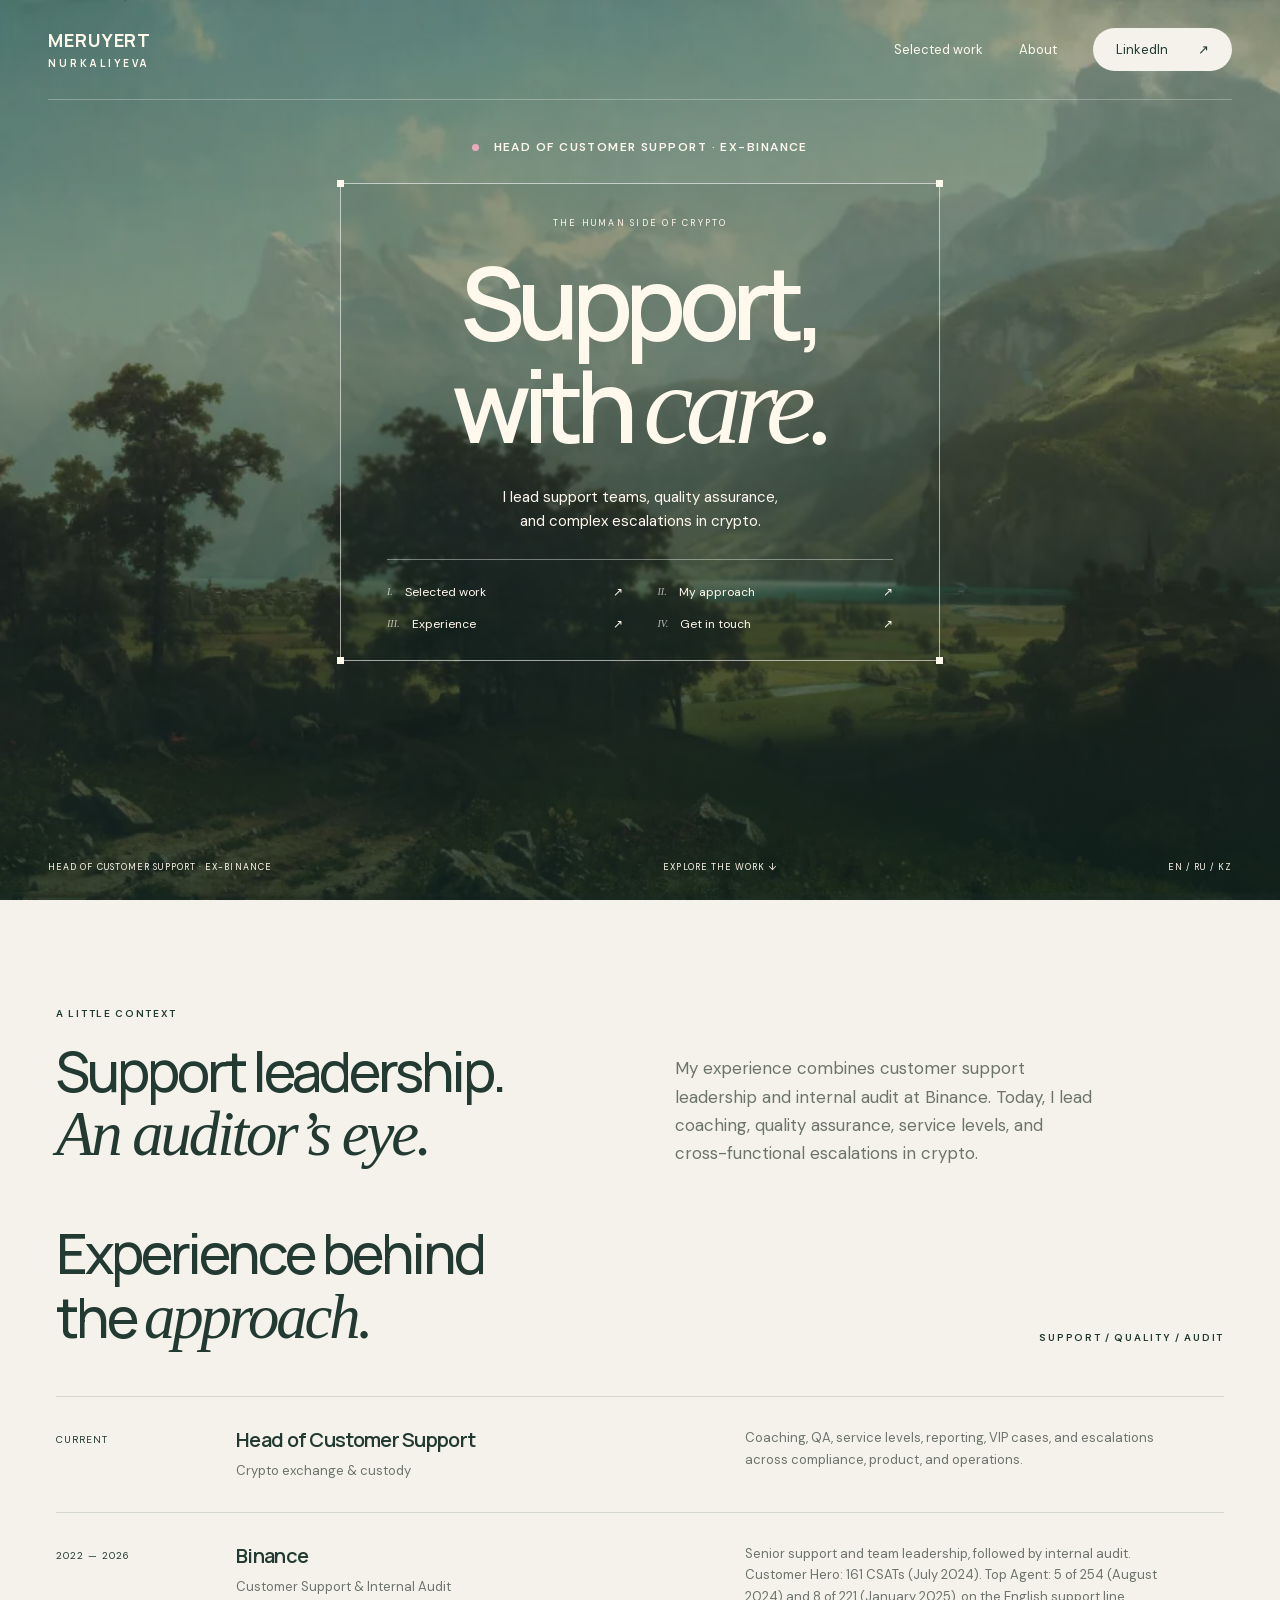
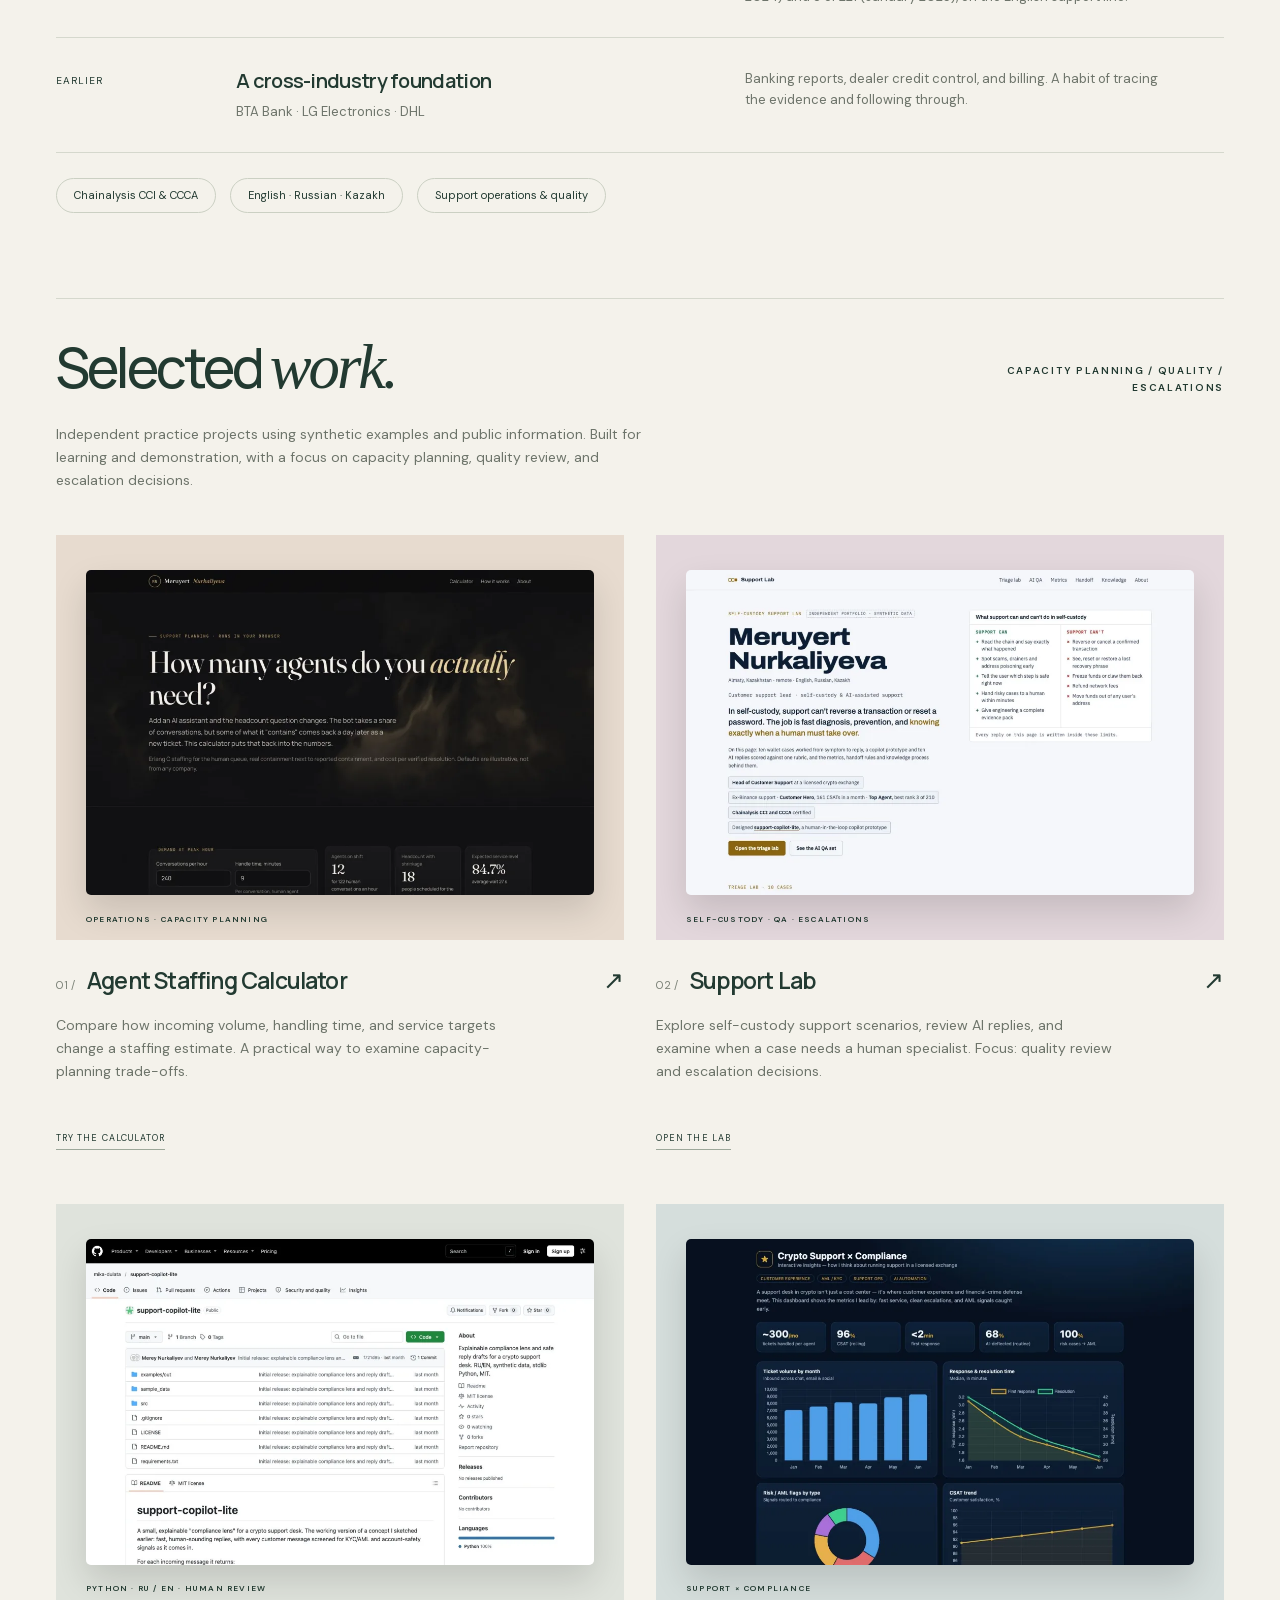
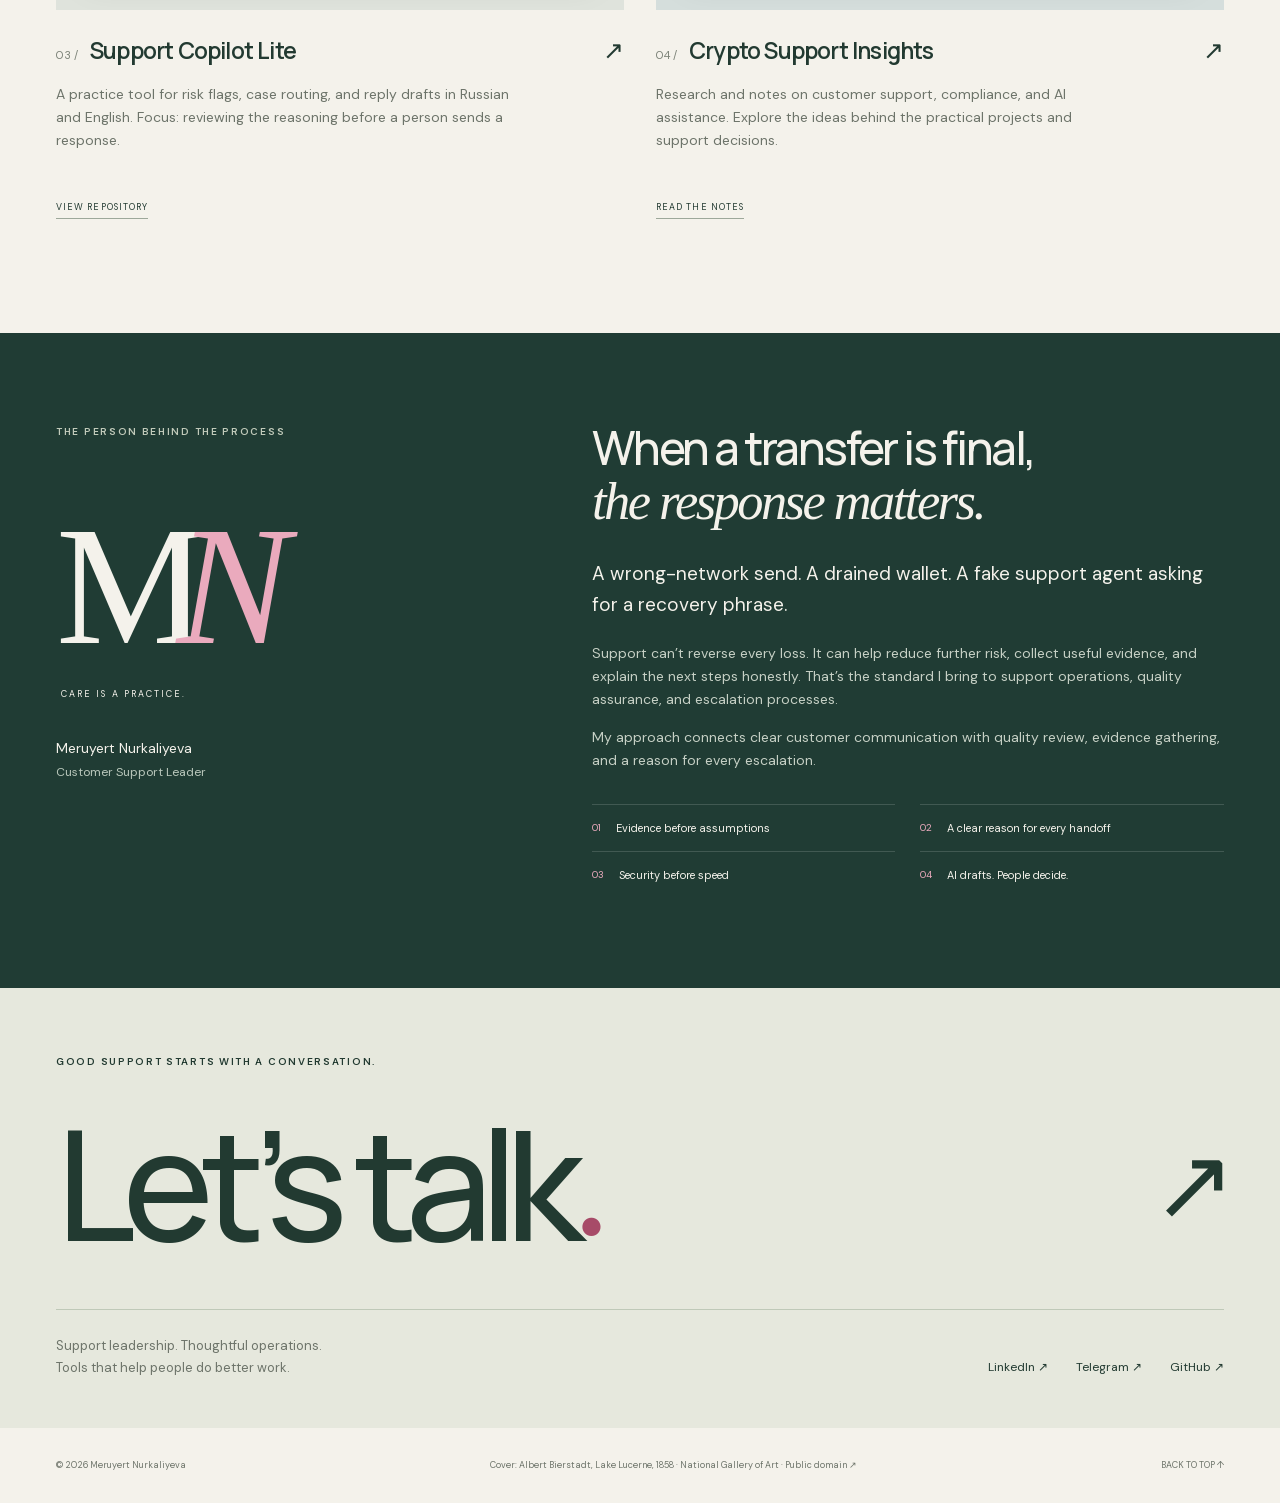
<file: index.html>
<!doctype html>
<html lang="en"><head><meta charset="utf-8"><meta name="viewport" content="width=device-width,initial-scale=1"><meta name="description" content="Meruyert Nurkaliyeva — customer support leadership in crypto. Support operations, quality, security escalations and practical tools."><meta name="theme-color" content="#203c34"><title>Meruyert Nurkaliyeva — Support, with care.</title><link rel="preload" href="assets/fonts/manrope-latin.woff2" as="font" type="font/woff2" crossorigin><link rel="preload" href="assets/fonts/dm-sans-latin.woff2" as="font" type="font/woff2" crossorigin><link rel="stylesheet" href="style.css"></head>
<body><a class="skip" href="#work">Skip to selected work</a>
<header class="hero" id="top"><picture><source media="(max-width: 600px)" srcset="assets/lake-lucerne-mobile.webp"><img class="landscape" width="1920" height="1147" src="assets/lake-lucerne.webp" alt="Lake Lucerne and the Swiss Alps, painted by Albert Bierstadt in 1858" fetchpriority="high"></picture><div class="veil"></div>
<nav class="topbar"><a class="wordmark" href="#top">MERUYERT<span>NURKALIYEVA</span></a><div class="navlinks"><a href="#work">Selected work</a><a href="#about">About</a><a class="pill" href="https://www.linkedin.com/in/meruyert-nurkaliyeva" target="_blank" rel="noopener">LinkedIn <span>↗</span></a></div></nav>
<div class="hero-content"><div class="eyebrow"><span class="dot"></span> HEAD OF CUSTOMER SUPPORT · <span class="keep-together">EX-BINANCE</span></div><div class="title-frame"><span class="corner c1"></span><span class="corner c2"></span><span class="corner c3"></span><span class="corner c4"></span><p class="edition">THE HUMAN SIDE OF CRYPTO</p><h1>Support,<br>with <em>care.</em></h1><p class="hero-copy">I lead support teams, quality assurance,<br>and complex escalations in crypto.</p><div class="contents"><a href="#work"><small>I.</small> Selected work <span>↗</span></a><a href="#about"><small>II.</small> My approach <span>↗</span></a><a href="#experience"><small>III.</small> Experience <span>↗</span></a><a href="#contact"><small>IV.</small> Get in touch <span>↗</span></a></div></div></div>
<div class="hero-footer"><span>HEAD OF CUSTOMER SUPPORT · EX-BINANCE</span><a href="#work">EXPLORE THE WORK ↓</a><span>EN / RU / KZ</span></div></header>
<main><section class="intro wrap"><p class="eyebrow">A LITTLE CONTEXT</p><h2>Support leadership.<br><em>An auditor’s eye.</em></h2><p>My experience combines customer support leadership and internal audit at Binance. Today, I lead coaching, quality assurance, service levels, and cross-functional escalations in crypto.</p></section>
<section class="experience wrap" id="experience"><div class="section-heading"><h2>Experience behind<br>the <em>approach.</em></h2><p class="eyebrow">SUPPORT / QUALITY / AUDIT</p></div><div class="experience-list"><article><span class="year">CURRENT</span><div><h3>Head of Customer Support</h3><p>Crypto exchange & custody</p></div><p>Coaching, QA, service levels, reporting, VIP cases, and escalations across compliance, product, and operations.</p></article><article><span class="year">2022 — 2026</span><div><h3>Binance</h3><p>Customer Support & Internal Audit</p></div><p>Senior support and team leadership, followed by internal audit. Customer Hero: 161 CSATs (July 2024). Top Agent: 5 of 254 (August 2024) and 8 of 221 (January 2025), on the English support line.</p></article><article><span class="year">EARLIER</span><div><h3>A cross-industry foundation</h3><p>BTA Bank · LG Electronics · DHL</p></div><p>Banking reports, dealer credit control, and billing. A habit of tracing the evidence and following through.</p></article></div><div class="credentials"><span>Chainalysis CCI & CCCA</span><span>English · Russian · Kazakh</span><span>Support operations & quality</span></div></section>
<section class="work wrap" id="work"><div class="section-heading"><h2>Selected <em>work.</em></h2><span class="eyebrow">CAPACITY PLANNING / QUALITY / ESCALATIONS</span></div><p class="section-note">Independent practice projects using synthetic examples and public information. Built for learning and demonstration, with a focus on capacity planning, quality review, and escalation decisions.</p>
<div class="projects">
<a class="project" href="https://mika-dulata.github.io/support-kpi-calculator/" target="_blank" rel="noopener"><div class="project-image calc"><img width="1000" height="694" src="assets/calculator.webp" alt="Interactive Erlang C staffing calculator" loading="lazy"><span class="image-label">OPERATIONS · CAPACITY PLANNING</span></div><div class="project-line"><span class="project-no">01 /</span><h3>Agent Staffing Calculator</h3><span class="arrow">↗</span></div><p>Compare how incoming volume, handling time, and service targets change a staffing estimate. A practical way to examine capacity-planning trade-offs.</p><span class="tag">TRY THE CALCULATOR</span></a>
<a class="project" href="https://mika-dulata.github.io/support-lab/" target="_blank" rel="noopener"><div class="project-image lab"><img width="1000" height="694" src="assets/lab.webp" alt="Self-Custody Support Lab website" loading="lazy"><span class="image-label">SELF-CUSTODY · QA · ESCALATIONS</span></div><div class="project-line"><span class="project-no">02 /</span><h3>Support Lab</h3><span class="arrow">↗</span></div><p>Explore self-custody support scenarios, review AI replies, and examine when a case needs a human specialist. Focus: quality review and escalation decisions.</p><span class="tag">OPEN THE LAB</span></a>
<a class="project" href="https://github.com/mika-dulata/support-copilot-lite" target="_blank" rel="noopener"><div class="project-image copilot"><img width="1000" height="694" src="assets/copilot.webp" alt="Public Support Copilot Lite repository and project documentation" loading="lazy"><span class="image-label">PYTHON · RU / EN · HUMAN REVIEW</span></div><div class="project-line"><span class="project-no">03 /</span><h3>Support Copilot Lite</h3><span class="arrow">↗</span></div><p>A practice tool for risk flags, case routing, and reply drafts in Russian and English. Focus: reviewing the reasoning before a person sends a response.</p><span class="tag">VIEW REPOSITORY</span></a>
<a class="project" href="https://mika-dulata.github.io/crypto-support-insights/" target="_blank" rel="noopener"><div class="project-image insights"><img width="1000" height="694" src="assets/insights.webp" alt="Crypto Support and Compliance Insights website" loading="lazy"><span class="image-label">SUPPORT × COMPLIANCE</span></div><div class="project-line"><span class="project-no">04 /</span><h3>Crypto Support Insights</h3><span class="arrow">↗</span></div><p>Research and notes on customer support, compliance, and AI assistance. Explore the ideas behind the practical projects and support decisions.</p><span class="tag">READ THE NOTES</span></a>
</div></section>
<section class="about" id="about"><div class="wrap about-grid"><div><p class="eyebrow">THE PERSON BEHIND THE PROCESS</p><div class="monogram" aria-hidden="true">M<em>N</em><span>CARE IS A PRACTICE.</span></div><p class="about-label">Meruyert Nurkaliyeva<br><span>Customer Support Leader</span></p></div><div><h2>When a transfer is final,<br><em>the response matters.</em></h2><p class="about-lead">A wrong-network send. A drained wallet. A fake support agent asking for a recovery phrase.</p><p>Support can’t reverse every loss. It can help reduce further risk, collect useful evidence, and explain the next steps honestly. That’s the standard I bring to support operations, quality assurance, and escalation processes.</p><p>My approach connects clear customer communication with quality review, evidence gathering, and a reason for every escalation.</p><div class="principles"><div><b>01</b><span>Evidence before assumptions</span></div><div><b>02</b><span>A clear reason for every handoff</span></div><div><b>03</b><span>Security before speed</span></div><div><b>04</b><span>AI drafts. People decide.</span></div></div></div></div></section>

<section class="contact" id="contact"><div class="wrap"><p class="eyebrow">GOOD SUPPORT STARTS WITH A CONVERSATION.</p><a class="hello" href="https://t.me/Mikadulat" target="_blank" rel="noopener">Let’s talk<em>.</em><span>↗</span></a><div class="contact-bottom"><p>Support leadership. Thoughtful operations.<br>Tools that help people do better work.</p><div><a href="https://www.linkedin.com/in/meruyert-nurkaliyeva" target="_blank" rel="noopener">LinkedIn ↗</a><a href="https://t.me/Mikadulat" target="_blank" rel="noopener">Telegram ↗</a><a href="https://github.com/mika-dulata" target="_blank" rel="noopener">GitHub ↗</a></div></div></div></section></main>
<footer class="wrap footer"><span>© 2026 Meruyert Nurkaliyeva</span><a href="https://www.nga.gov/artworks/71503-lake-lucerne" target="_blank" rel="noopener">Cover: Albert Bierstadt, Lake Lucerne, 1858 · National Gallery of Art · Public domain ↗</a><a href="#top">BACK TO TOP ↑</a></footer></body></html>
</file>
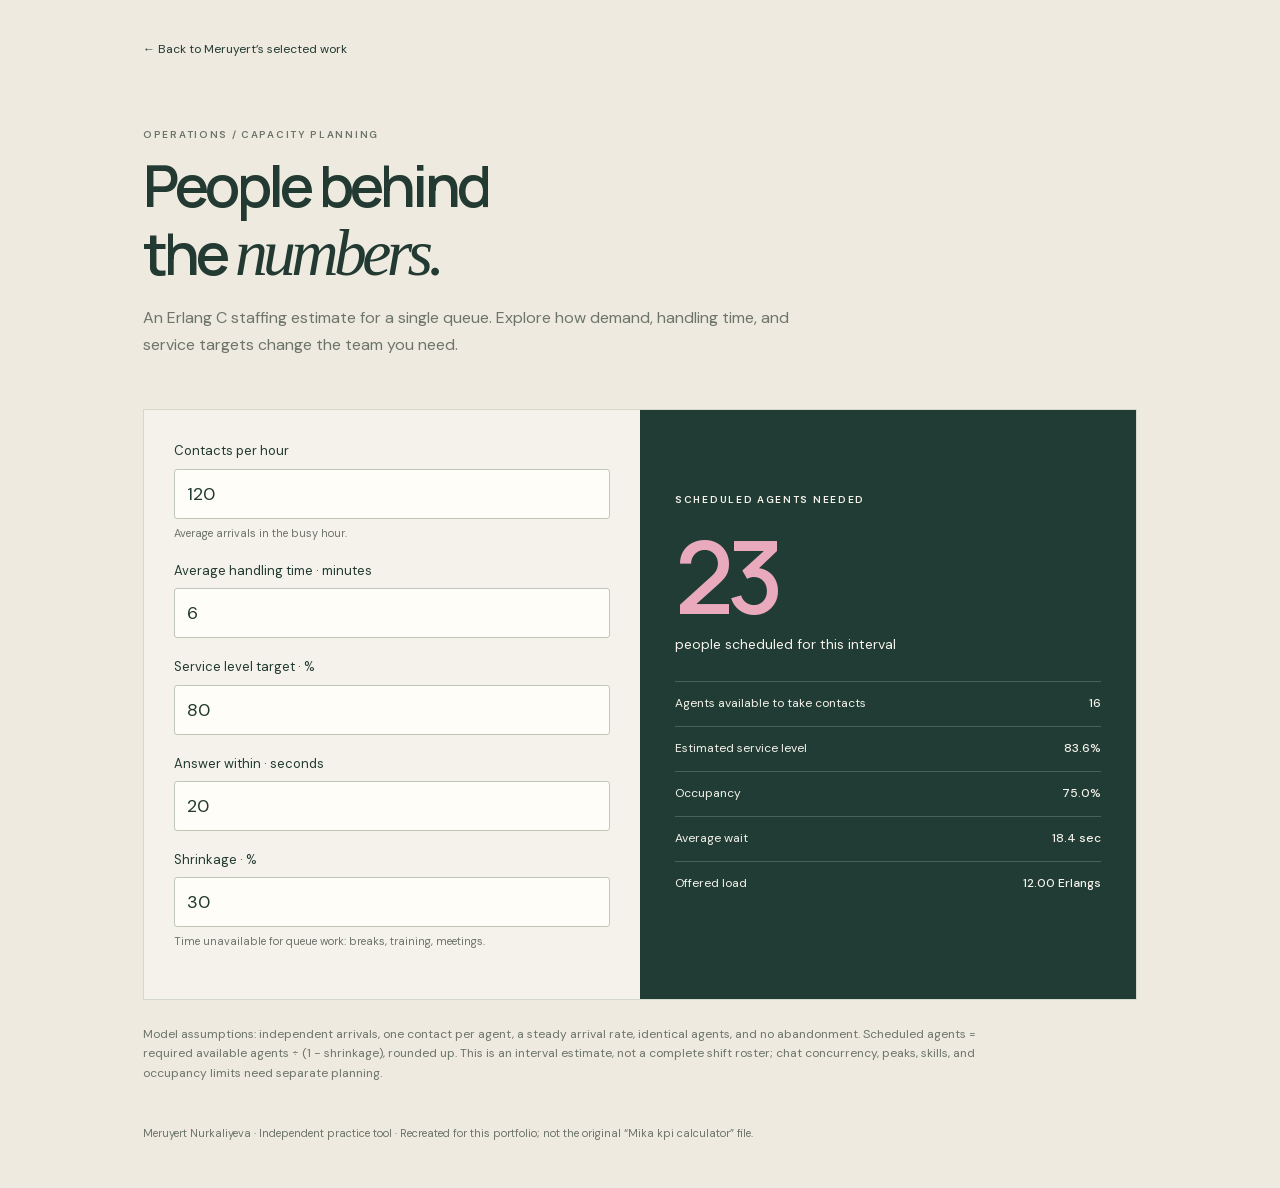
<file: calculator.html>
<!doctype html><html lang="en"><head><meta charset="utf-8"><meta name="viewport" content="width=device-width,initial-scale=1"><title>Agent Staffing Calculator — Meruyert Nurkaliyeva</title><link rel="stylesheet" href="style.css"><style>body{background:#eeeae0}.calc-wrap{max-width:1050px;margin:0 auto;padding:35px 28px}.back{font-size:12px}.calc-heading{padding:55px 0 35px}.calc-heading h1{font-size:58px;letter-spacing:-.065em;line-height:1.1;max-width:650px}.calc-heading p{color:var(--muted);max-width:650px}.calculator{display:grid;grid-template-columns:1fr 1fr;background:var(--paper);border:1px solid var(--line)}form{padding:30px}.field{display:block;margin-bottom:18px;font-size:13px}.field input{display:block;width:100%;border:1px solid #bec7b8;background:#fffdf7;padding:12px;margin-top:7px;color:var(--ink);font:18px 'DM Sans',Arial;border-radius:3px}.field small{display:block;color:var(--muted);font-size:11px;margin-top:5px}.results{background:#203c34;color:var(--paper);padding:35px;display:flex;flex-direction:column;justify-content:center}.result-big{font:600 100px/1.15 'Manrope',Arial;letter-spacing:-.07em;color:#eaaabd}.result-caption{margin:0 0 25px;font-size:14px}.result-row{display:flex;justify-content:space-between;border-top:1px solid #ffffff30;padding:12px 0;font-size:12px}.result-row b{font-weight:500}.model-note{font-size:12px;color:var(--muted);margin:25px 0;max-width:850px}.error{color:#ffd0d0;min-height:22px;font-size:13px}.calc-credit{font-size:11px;margin-top:40px;color:var(--muted)}@media(max-width:650px){.calc-wrap{padding:25px 20px}.calc-heading{padding-top:35px}.calc-heading h1{font-size:42px}.calculator{grid-template-columns:1fr}form,.results{padding:25px}.result-big{font-size:80px}}</style></head><body><main class="calc-wrap"><a class="back" href="index.html#work">← Back to Meruyert’s selected work</a><header class="calc-heading"><p class="eyebrow">OPERATIONS / CAPACITY PLANNING</p><h1>People behind<br>the <em>numbers.</em></h1><p>An Erlang C staffing estimate for a single queue. Explore how demand, handling time, and service targets change the team you need.</p></header><div class="calculator"><form id="staffing"><label class="field">Contacts per hour<input name="volume" type="number" value="120" min="1" max="100000" required><small>Average arrivals in the busy hour.</small></label><label class="field">Average handling time · minutes<input name="aht" type="number" value="6" min="0.1" max="180" step="0.1" required></label><label class="field">Service level target · %<input name="target" type="number" value="80" min="1" max="99.9" step="0.1" required></label><label class="field">Answer within · seconds<input name="seconds" type="number" value="20" min="1" max="3600" required></label><label class="field">Shrinkage · %<input name="shrinkage" type="number" value="30" min="0" max="80" step="0.1" required><small>Time unavailable for queue work: breaks, training, meetings.</small></label></form><section class="results" aria-live="polite" aria-atomic="true"><p class="eyebrow">SCHEDULED AGENTS NEEDED</p><div class="result-big" id="scheduled">—</div><p class="result-caption">people scheduled for this interval</p><div class="result-row"><span>Agents available to take contacts</span><b id="agents">—</b></div><div class="result-row"><span>Estimated service level</span><b id="service">—</b></div><div class="result-row"><span>Occupancy</span><b id="occupancy">—</b></div><div class="result-row"><span>Average wait</span><b id="wait">—</b></div><div class="result-row"><span>Offered load</span><b id="load">—</b></div><div class="error" id="error" role="status"></div></section></div><p class="model-note">Model assumptions: independent arrivals, one contact per agent, a steady arrival rate, identical agents, and no abandonment. Scheduled agents = required available agents ÷ (1 − shrinkage), rounded up. This is an interval estimate, not a complete shift roster; chat concurrency, peaks, skills, and occupancy limits need separate planning.</p><p class="calc-credit">Meruyert Nurkaliyeva · Independent practice tool · Recreated for this portfolio; not the original “Mika kpi calculator” file.</p></main><script src="calculator.js"></script></body></html>
</file>
<file: style.css>
@font-face{font-family:'DM Sans';font-style:normal;font-weight:400 700;font-display:swap;src:url('assets/fonts/dm-sans-latin.woff2') format('woff2')}
@font-face{font-family:'Manrope';font-style:normal;font-weight:400 800;font-display:swap;src:url('assets/fonts/manrope-latin.woff2') format('woff2')}
:root{--paper:#f4f2eb;--ink:#223a31;--muted:#6d746a;--pink:#eaaabd;--line:#d5d8cd}*{box-sizing:border-box}html{scroll-behavior:smooth;scroll-padding-top:32px}body{margin:0;background:var(--paper);color:var(--ink);font:16px/1.65 'DM Sans',Arial,sans-serif}a{color:inherit;text-decoration:none}a:focus-visible,button:focus-visible,input:focus-visible{outline:3px solid #cb617e;outline-offset:6px}::selection{background:var(--pink);color:var(--ink)}.skip{position:absolute;top:-100px;z-index:5;background:white;padding:10px}.skip:focus{top:10px}.wrap{max-width:1280px;width:calc(100% - 112px);margin:auto}.hero{min-height:900px;height:100svh;max-height:1200px;position:relative;color:#fff9ed;overflow:hidden;background:#344b3e}.landscape,.veil{position:absolute;inset:0;width:100%;height:100%;object-fit:cover}.landscape{object-position:50% 53%}.veil{background:linear-gradient(180deg,rgba(7,25,23,.4),rgba(9,27,24,.28) 35%,rgba(9,26,22,.68));background-image:linear-gradient(180deg,#10272266,#10272255 40%,#0a201bcc)}.hero:after{content:'';position:absolute;inset:0;pointer-events:none;background:linear-gradient(90deg,transparent calc(25% - .5px),#ffffff15 25%,transparent calc(25% + .5px),transparent calc(75% - .5px),#ffffff15 75%,transparent calc(75% + .5px))}.topbar{position:relative;z-index:2;margin:0 48px;padding:28px 0;display:flex;align-items:center;justify-content:space-between;border-bottom:1px solid #ffffff47}.wordmark{font:700 18px/1.2 'Manrope',Arial;letter-spacing:.05em}.wordmark span{display:block;font-size:10px;letter-spacing:.31em;margin-top:5px}.navlinks{display:flex;align-items:center;gap:36px;font-size:13px}.pill{background:var(--paper);color:var(--ink);padding:11px 23px;border-radius:30px;display:flex;gap:30px}.hero-content{position:relative;z-index:1;display:flex;align-items:center;flex-direction:column;padding:37px 0 85px}.eyebrow{font-size:10px;font-weight:600;letter-spacing:.17em;line-height:1.7}.dot{display:inline-block;background:var(--pink);width:7px;height:7px;border-radius:50%;margin-right:10px}.title-frame{position:relative;border:1px solid #ffffff99;text-align:center;width:600px;padding:32px 46px 26px;margin-top:25px;background:#122d261c;backdrop-filter:blur(1px)}.corner{position:absolute;width:7px;height:7px;background:#fff9ed}.c1{top:-4px;left:-4px}.c2{top:-4px;right:-4px}.c3{bottom:-4px;left:-4px}.c4{bottom:-4px;right:-4px}.edition{font-size:9px;letter-spacing:.25em;margin:0 0 24px}h1{font:600 clamp(75px,7.8vw,116px)/.96 'Manrope',Arial;letter-spacing:-.075em;margin:0}em{font-family:Georgia,'Times New Roman',serif;font-weight:400}h1 em{font-size:1.13em;letter-spacing:-.07em}.hero-copy{font-size:15px;line-height:1.6;margin:26px 0}.contents{border-top:1px solid #ffffff66;display:grid;grid-template-columns:1fr 1fr;gap:12px 35px;text-align:left;padding-top:23px;font-size:12px}.contents a{display:flex;align-items:center;gap:12px}.contents span{margin-left:auto}.contents small{opacity:.7;font-family:Georgia,serif;font-style:italic}.hero-footer{position:absolute;z-index:2;bottom:25px;left:48px;right:48px;display:flex;justify-content:space-between;font-size:9px;letter-spacing:.12em}.intro{padding:105px 0;display:grid;grid-template-columns:1fr 1fr;column-gap:70px}.intro>.eyebrow{grid-column:1/-1;margin:0 0 20px}h2{font:500 55px/1.08 'Manrope',Arial;letter-spacing:-.055em;margin:0}h2 em{font-size:1.14em}.intro>p:last-child{max-width:420px;margin:10px 0 0;align-self:center;color:var(--muted);font-size:17px}.work{padding-bottom:115px}.section-heading{display:flex;align-items:end;justify-content:space-between;gap:30px;padding-top:35px;border-top:1px solid var(--line)}.section-heading>.eyebrow{max-width:240px;text-align:right;margin-bottom:5px}.section-note{max-width:600px;color:var(--muted);font-size:14px;margin:22px 0 42px}.projects{display:grid;grid-template-columns:1fr 1fr;gap:55px 32px}.project-image{position:relative;aspect-ratio:1.4;padding:35px 30px 45px;overflow:hidden;display:flex;align-items:center;background:#dce4dc}.project-image img{width:100%;height:100%;object-fit:cover;object-position:top;border-radius:5px;box-shadow:0 16px 35px #0002;transition:transform .45s}.project:hover img{transform:translateY(-5px) scale(1.02)}.copilot{background:#dfe3dc}.calc{background:#e7dbcf}.insights{background:#d5dedc}.lab{background:#e3d7dc}.image-label{position:absolute;bottom:14px;left:30px;font-size:8px;letter-spacing:.15em;font-weight:600}.project-line{display:flex;align-items:baseline;gap:12px;margin-top:20px}.project-no{color:#7c8378;font-size:11px}h3{font:600 23px/1.3 'Manrope',Arial;letter-spacing:-.035em;margin:0}.arrow{margin-left:auto;font-size:25px}.project>p{color:var(--muted);font-size:14px;margin:12px 0 17px;max-width:460px}.tag{font-size:9px;letter-spacing:.12em;border-bottom:1px solid #9da89a;padding-bottom:5px}.about{background:#203c34;color:var(--paper);padding:90px 0}.about-grid{display:grid;grid-template-columns:1fr 1.45fr;gap:100px}.about .eyebrow{color:#c1caba;margin:0}.monogram{font:170px/.9 Georgia,serif;letter-spacing:-.18em;position:relative;margin:70px 0 35px}.monogram em{color:var(--pink)}.monogram span{display:block;font:9px/1.5 'DM Sans',Arial;letter-spacing:.23em;margin:25px 0 0 5px}.about-label{font-size:14px}.about-label span{color:#bac8bc;font-size:12px}.about h2{font-size:46px}.about-grid>div:last-child>p{font-size:14px;color:#c6d0c5}.about-grid .about-lead{font-size:19px!important;color:var(--paper)!important;margin:28px 0 22px}.principles{margin-top:32px;display:grid;grid-template-columns:1fr 1fr;gap:0 25px}.principles div{display:flex;align-items:center;gap:15px;padding:14px 0;border-top:1px solid #ffffff26;font-size:11px}.principles b{color:var(--pink);font-weight:400;font-size:10px}.experience{padding:100px 0}.experience .section-heading{border:0;padding:0 0 45px}.experience-list article{display:grid;grid-template-columns:150px 1fr 1fr;gap:30px;border-top:1px solid var(--line);padding:30px 0}.year{font-size:10px;letter-spacing:.1em;padding-top:5px}.experience-list h3{font-size:20px}.experience-list p{font-size:13px;color:var(--muted);margin:7px 0 0}.experience-list article>p{margin:0;max-width:380px}.credentials{border-top:1px solid var(--line);display:flex;gap:14px;flex-wrap:wrap;padding-top:25px}.credentials span{border:1px solid #cbd0c3;border-radius:30px;padding:7px 17px;font-size:11px}.contact{background:#e6e8dd;padding:65px 0 50px}.contact .eyebrow{margin:0}.hello{display:flex;align-items:center;font:500 clamp(65px,12vw,175px)/1.2 'Manrope',Arial;letter-spacing:-.08em;padding:20px 0 35px;border-bottom:1px solid #bfc9b8}.hello em{color:#a74b68;font-style:normal}.hello>span{margin-left:auto;font-size:.65em}.contact-bottom{display:flex;justify-content:space-between;align-items:end;padding-top:25px}.contact-bottom p{font-size:13px;color:var(--muted);margin:0}.contact-bottom>div{display:flex;gap:28px;font-size:12px}.footer{display:flex;justify-content:space-between;gap:25px;padding:30px 0;font-size:9px;color:var(--muted)}.footer>a:nth-child(2){max-width:420px;text-align:center}.footer a:hover,.navlinks a:hover{opacity:.75}@media(min-width:1600px){.hero-content{padding-top:65px}.title-frame{width:660px;padding-top:48px;padding-bottom:38px}}@media(max-width:900px){.wrap{width:calc(100% - 56px)}.topbar{margin:0 28px}.navlinks{gap:22px}.hero{min-height:820px}.hero-content{padding-top:45px}.title-frame{width:540px}h2{font-size:43px}.intro{gap:35px}.about-grid{gap:45px;grid-template-columns:1fr 1.5fr}.about h2{font-size:36px}.experience-list article{grid-template-columns:100px 1fr 1fr;gap:20px}.project-image{padding:22px 20px 38px}.image-label{left:20px}.project-line{gap:8px}h3{font-size:19px}.hero-footer{left:28px;right:28px}}@media(max-width:600px){.wrap{width:calc(100% - 40px)}.hero{height:auto;min-height:780px}.topbar{margin:0 20px;padding:22px 0}.wordmark{font-size:14px}.wordmark span{font-size:8px}.navlinks>a:not(.pill){display:none}.pill{padding:9px 17px;font-size:11px;gap:20px}.hero-content{padding:44px 20px 100px}.hero-content>.eyebrow{font-size:8px;letter-spacing:.12em}.title-frame{width:100%;max-width:410px;margin-top:25px;padding:30px 22px 25px}.edition{font-size:8px;margin-bottom:30px}h1{font-size:clamp(60px,20vw,83px)}.hero-copy{font-size:14px;margin:25px 0}.contents{gap:16px 22px;font-size:11px}.hero-footer{left:20px;right:20px;bottom:25px;font-size:7px;letter-spacing:.07em;flex-wrap:wrap;gap:14px}.hero-footer>a{order:3;width:100%}.intro{padding:65px 0;display:block}.intro>.eyebrow{margin-bottom:20px}h2{font-size:40px}.intro>p:last-child{font-size:15px;margin-top:24px}.section-heading{display:block;padding-top:25px}.section-heading>.eyebrow{text-align:left;max-width:none;margin-top:20px;font-size:8px}.section-note{font-size:13px;margin-bottom:30px}.projects{grid-template-columns:1fr;gap:40px}.project-image{aspect-ratio:1.35;padding:30px 23px 42px}.project-line h3{font-size:21px}.project>p{font-size:14px}.work{padding-bottom:65px}.about{padding:60px 0}.about-grid{display:flex;flex-direction:column;gap:35px}.monogram{font-size:100px;margin:30px 0 25px}.about-label{display:none}.monogram span{font-size:8px;letter-spacing:.15em}.about h2{font-size:37px}.principles{gap:0 18px}.principles div{font-size:10px;gap:8px}.experience{padding:65px 0}.experience-list article{grid-template-columns:1fr;gap:10px;padding:24px 0}.experience .section-heading{padding-bottom:25px}.experience-list article>p{max-width:none}.credentials{gap:8px}.credentials span{font-size:10px;padding:6px 12px}.contact{padding:45px 0 35px}.contact .eyebrow{font-size:8px}.hello{font-size:78px;padding:25px 0}.contact-bottom{display:block}.contact-bottom>div{margin-top:25px;gap:25px}.footer{flex-direction:column;gap:12px;padding:25px 0}.footer>a:nth-child(2){text-align:left}}@media(prefers-reduced-motion:reduce){html{scroll-behavior:auto}*{transition:none!important}}

/* Recruiter review: keep role visible and experience close to the introduction. */
.hero{min-height:760px}.hero-content>.eyebrow{font-size:12px;letter-spacing:.12em;text-align:center}.intro{padding-bottom:55px}.experience{padding-top:0;padding-bottom:85px}.experience-list article>p{max-width:430px}.project>p{min-height:92px}
@media(max-width:600px){.hero{min-height:780px}.hero-content>.eyebrow{font-size:10px;max-width:260px}.intro{padding-bottom:35px}.experience{padding-bottom:60px}.project>p{min-height:0}}

.keep-together{white-space:nowrap}
</file>
